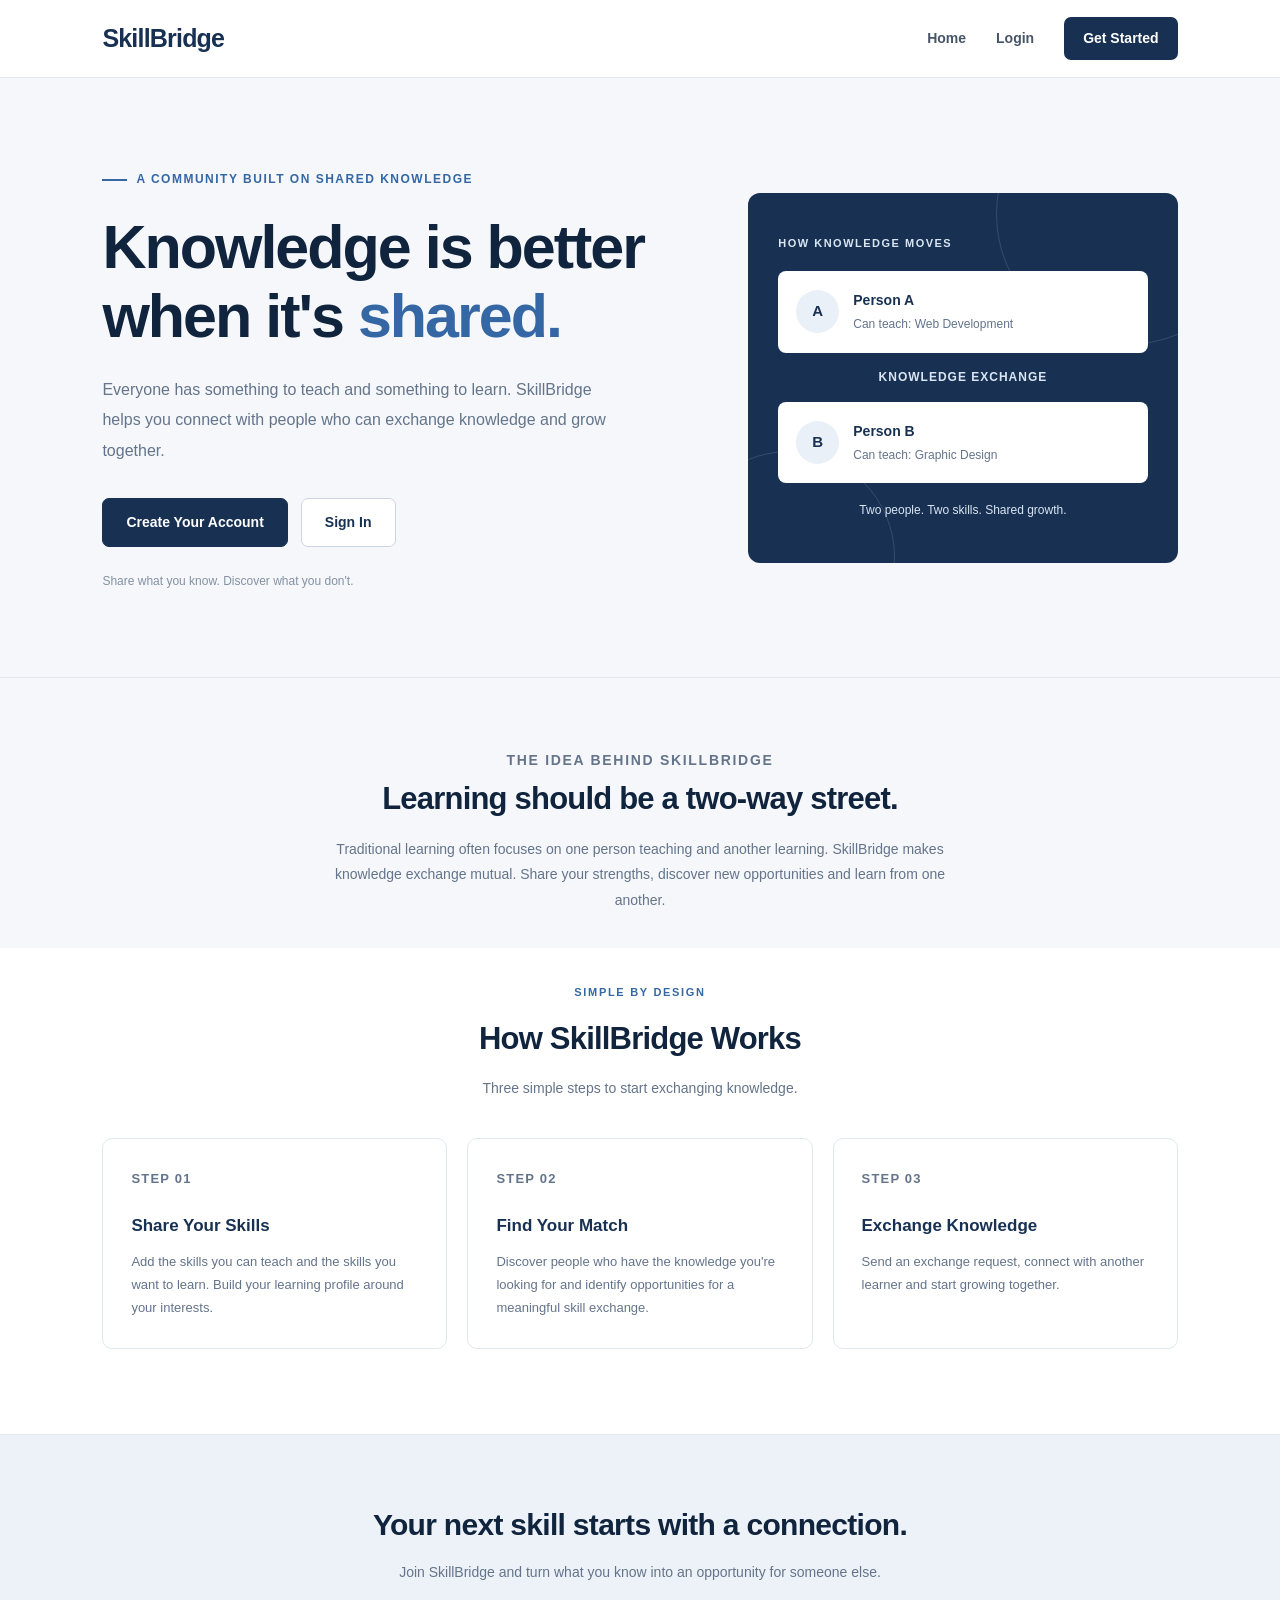
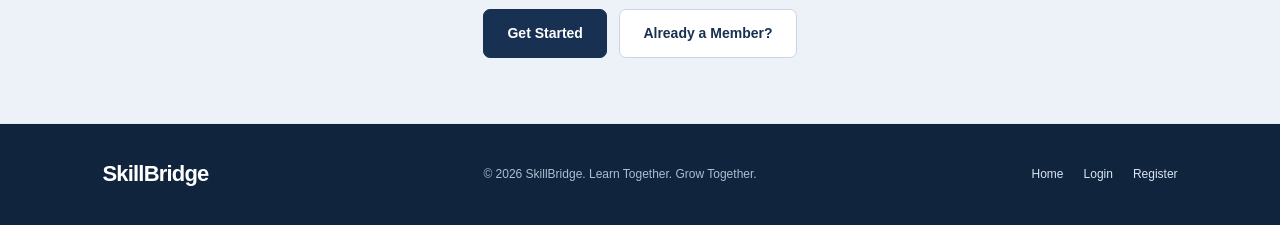
<file: target/skillbridge/index.html>
<!DOCTYPE html>
<html lang="en">

<head>
    <meta charset="UTF-8">
    <meta name="viewport" content="width=device-width, initial-scale=1.0">

    <meta name="description"
          content="SkillBridge connects people who want to exchange knowledge, teach skills and learn from one another.">

    <title>SkillBridge | Knowledge Goes Both Ways</title>

    <link rel="stylesheet" href="css/style.css">

    <style>
        /* =====================================
           HOMEPAGE — PROFESSIONAL LAYOUT
        ===================================== */

        .home-hero {
            padding: 85px 8%;
            background: #f5f7fa;
            border-bottom: 1px solid #e2e8f0;
        }

        .home-hero-inner {
            max-width: 1200px;
            margin: auto;
            display: grid;
            grid-template-columns: 1.15fr 0.85fr;
            align-items: center;
            gap: 65px;
        }

        .home-hero-content {
            max-width: 650px;
        }

        .home-eyebrow {
            display: inline-flex;
            align-items: center;
            gap: 9px;
            color: #3567a5;
            font-size: 12px;
            font-weight: 700;
            letter-spacing: 1.5px;
            text-transform: uppercase;
            margin-bottom: 23px;
        }

        .home-eyebrow::before {
            content: "";
            width: 25px;
            height: 2px;
            background: #3567a5;
        }

        .home-hero h1 {
            color: #10243e;
            font-size: clamp(39px, 5vw, 61px);
            line-height: 1.13;
            letter-spacing: -2px;
            font-weight: 750;
            margin-bottom: 24px;
        }

        .home-hero h1 span {
            color: #3567a5;
        }

        .home-hero-description {
            max-width: 530px;
            color: #64748b;
            font-size: 16px;
            line-height: 1.9;
        }

        .home-hero-actions {
            display: flex;
            flex-wrap: wrap;
            gap: 13px;
            margin-top: 32px;
        }

        .home-hero-note {
            margin-top: 25px;
            color: #8491a2;
            font-size: 12px;
        }

        /* Hero visual */

        .home-visual {
            position: relative;
            min-height: 370px;
            background: #183153;
            border-radius: 12px;
            padding: 30px;
            display: flex;
            align-items: center;
            justify-content: center;
            overflow: hidden;
        }

        .home-visual::before {
            content: "";
            position: absolute;
            width: 260px;
            height: 260px;
            border: 1px solid rgba(255,255,255,0.13);
            border-radius: 50%;
            top: -110px;
            right: -80px;
        }

        .home-visual::after {
            content: "";
            position: absolute;
            width: 210px;
            height: 210px;
            border: 1px solid rgba(255,255,255,0.13);
            border-radius: 50%;
            bottom: -100px;
            left: -65px;
        }

        .exchange-panel {
            position: relative;
            z-index: 1;
            width: 100%;
            max-width: 370px;
        }

        .exchange-panel-heading {
            color: #d9e5f2;
            font-size: 11px;
            letter-spacing: 1.5px;
            font-weight: 700;
            text-transform: uppercase;
            margin-bottom: 19px;
        }

        .exchange-person {
            background: #ffffff;
            padding: 18px;
            border-radius: 8px;
            display: flex;
            align-items: center;
            gap: 14px;
            margin-bottom: 12px;
        }

        .exchange-avatar {
            width: 43px;
            height: 43px;
            flex-shrink: 0;
            background: #eaf0f7;
            color: #183153;
            display: flex;
            align-items: center;
            justify-content: center;
            border-radius: 50%;
            font-size: 15px;
            font-weight: 750;
        }

        .exchange-person h3 {
            color: #183153;
            font-size: 14px;
            margin-bottom: 3px;
        }

        .exchange-person p {
            color: #64748b;
            font-size: 12px;
        }

        .exchange-divider {
            text-align: center;
            color: #d9e5f2;
            font-size: 12px;
            font-weight: 650;
            letter-spacing: 1px;
            padding: 3px 0 14px;
        }

        .exchange-footer {
            color: #d9e5f2;
            font-size: 12px;
            text-align: center;
            margin-top: 18px;
        }

        /* Introduction */

        .home-intro {
            max-width: 1200px;
            margin: auto;
            padding: 70px 8% 35px;
            text-align: center;
        }

        .home-section-label {
            color: #3567a5;
            font-size: 11px;
            font-weight: 750;
            letter-spacing: 1.7px;
            text-transform: uppercase;
            margin-bottom: 12px;
        }

        .home-intro h2,
        .home-process h2 {
            color: #10243e;
            font-size: 31px;
            letter-spacing: -0.8px;
            margin-bottom: 13px;
        }

        .home-intro p {
            max-width: 620px;
            margin: auto;
            color: #64748b;
            font-size: 14px;
            line-height: 1.8;
        }

        /* Process section */

        .home-process {
            padding: 35px 8% 85px;
            background: #ffffff;
        }

        .home-process-inner {
            max-width: 1200px;
            margin: auto;
        }

        .home-process-heading {
            text-align: center;
            margin-bottom: 38px;
        }

        .home-process-heading > p:last-child {
            color: #64748b;
            font-size: 14px;
        }

        .home-steps {
            display: grid;
            grid-template-columns: repeat(3, minmax(0, 1fr));
            gap: 20px;
        }

        .home-step {
            padding: 28px;
            background: #ffffff;
            border: 1px solid #e2e8f0;
            border-radius: 10px;
            transition: border-color 0.2s, transform 0.2s;
        }

        .home-step:hover {
            border-color: #b9c9dc;
            transform: translateY(-3px);
        }

        .home-step-number {
            color: #3567a5;
            font-size: 12px;
            font-weight: 750;
            letter-spacing: 1.2px;
            margin-bottom: 21px;
        }

        .home-step h3 {
            color: #183153;
            font-size: 17px;
            margin-bottom: 10px;
        }

        .home-step p {
            color: #64748b;
            font-size: 13px;
            line-height: 1.8;
        }

        /* Bottom CTA */

        .home-cta {
            padding: 65px 8%;
            background: #edf2f8;
            text-align: center;
            border-top: 1px solid #e2e8f0;
        }

        .home-cta h2 {
            color: #10243e;
            font-size: 30px;
            letter-spacing: -0.7px;
            margin-bottom: 12px;
        }

        .home-cta p {
            color: #64748b;
            font-size: 14px;
            margin-bottom: 25px;
        }

        .home-cta .button {
            margin: 0 4px;
        }

        /* Footer */

        .home-footer {
            background: #10243e;
            color: #d9e5f2;
            padding: 32px 8%;
        }

        .home-footer-inner {
            max-width: 1200px;
            margin: auto;
            display: flex;
            justify-content: space-between;
            align-items: center;
            gap: 20px;
        }

        .home-footer .logo {
            color: #ffffff;
            font-size: 22px;
        }

        .home-footer p {
            color: #aebdd0;
            font-size: 12px;
        }

        .home-footer-links {
            display: flex;
            gap: 20px;
        }

        .home-footer-links a {
            color: #d9e5f2;
            text-decoration: none;
            font-size: 12px;
        }

        .home-footer-links a:hover {
            color: #ffffff;
        }

        /* Responsive homepage */

        @media (max-width: 850px) {

            .home-hero {
                padding: 65px 6%;
            }

            .home-hero-inner {
                grid-template-columns: 1fr;
                gap: 38px;
            }

            .home-visual {
                min-height: 330px;
            }

            .home-steps {
                grid-template-columns: 1fr;
            }

            .home-intro,
            .home-process {
                padding-left: 6%;
                padding-right: 6%;
            }
        }

        @media (max-width: 550px) {

            .home-hero {
                padding: 55px 5%;
            }

            .home-hero h1 {
                font-size: 39px;
                letter-spacing: -1.3px;
            }

            .home-hero-description {
                font-size: 14px;
            }

            .home-visual {
                min-height: 310px;
                padding: 20px;
            }

            .home-intro h2,
            .home-process h2,
            .home-cta h2 {
                font-size: 25px;
            }

            .home-cta {
                padding: 50px 5%;
            }

            .home-footer-inner {
                flex-direction: column;
                text-align: center;
            }

            .home-footer-links {
                justify-content: center;
            }
        }
    </style>
</head>

<body>

    <!-- NAVIGATION -->

    <header class="navbar">

        <a href="index.html" class="logo">
            SkillBridge
        </a>

        <nav>
            <a href="index.html">Home</a>
            <a href="login.html">Login</a>
            <a href="register.html" class="nav-button">
                Get Started
            </a>
        </nav>

    </header>


    <main>

        <!-- HERO SECTION -->

        <section class="home-hero">

            <div class="home-hero-inner">

                <div class="home-hero-content">

                    <p class="home-eyebrow">
                        A community built on shared knowledge
                    </p>

                    <h1>
                        Knowledge is better when it's
                        <span>shared.</span>
                    </h1>

                    <p class="home-hero-description">
                        Everyone has something to teach and something
                        to learn. SkillBridge helps you connect with
                        people who can exchange knowledge and grow
                        together.
                    </p>

                    <div class="home-hero-actions">

                        <a href="register.html"
                           class="button primary-button">
                            Create Your Account
                        </a>

                        <a href="login.html"
                           class="button secondary-button">
                            Sign In
                        </a>

                    </div>

                    <p class="home-hero-note">
                        Share what you know. Discover what you don't.
                    </p>

                </div>


                <!-- VISUAL EXAMPLE OF SKILL EXCHANGE -->

                <div class="home-visual">

                    <div class="exchange-panel">

                        <p class="exchange-panel-heading">
                            How knowledge moves
                        </p>

                        <div class="exchange-person">

                            <div class="exchange-avatar">
                                A
                            </div>

                            <div>
                                <h3>Person A</h3>
                                <p>Can teach: Web Development</p>
                            </div>

                        </div>

                        <div class="exchange-divider">
                            KNOWLEDGE EXCHANGE
                        </div>

                        <div class="exchange-person">

                            <div class="exchange-avatar">
                                B
                            </div>

                            <div>
                                <h3>Person B</h3>
                                <p>Can teach: Graphic Design</p>
                            </div>

                        </div>

                        <p class="exchange-footer">
                            Two people. Two skills. Shared growth.
                        </p>

                    </div>

                </div>

            </div>

        </section>


        <!-- INTRODUCTION -->

        <section class="home-intro">

            <p class="home-section-label">
                The idea behind SkillBridge
            </p>

            <h2>
                Learning should be a two-way street.
            </h2>

            <p>
                Traditional learning often focuses on one person
                teaching and another learning. SkillBridge makes
                knowledge exchange mutual. Share your strengths,
                discover new opportunities and learn from one another.
            </p>

        </section>


        <!-- HOW IT WORKS -->

        <section class="home-process">

            <div class="home-process-inner">

                <div class="home-process-heading">

                    <p class="home-section-label">
                        Simple by design
                    </p>

                    <h2>
                        How SkillBridge Works
                    </h2>

                    <p>
                        Three simple steps to start exchanging knowledge.
                    </p>

                </div>


                <div class="home-steps">

                    <article class="home-step">

                        <p class="home-step-number">
                            STEP 01
                        </p>

                        <h3>Share Your Skills</h3>

                        <p>
                            Add the skills you can teach and the skills
                            you want to learn. Build your learning
                            profile around your interests.
                        </p>

                    </article>


                    <article class="home-step">

                        <p class="home-step-number">
                            STEP 02
                        </p>

                        <h3>Find Your Match</h3>

                        <p>
                            Discover people who have the knowledge
                            you're looking for and identify opportunities
                            for a meaningful skill exchange.
                        </p>

                    </article>


                    <article class="home-step">

                        <p class="home-step-number">
                            STEP 03
                        </p>

                        <h3>Exchange Knowledge</h3>

                        <p>
                            Send an exchange request, connect with
                            another learner and start growing together.
                        </p>

                    </article>

                </div>

            </div>

        </section>


        <!-- CALL TO ACTION -->

        <section class="home-cta">

            <h2>
                Your next skill starts with a connection.
            </h2>

            <p>
                Join SkillBridge and turn what you know into
                an opportunity for someone else.
            </p>

            <a href="register.html"
               class="button primary-button">
                Get Started
            </a>

            <a href="login.html"
               class="button secondary-button">
                Already a Member?
            </a>

        </section>

    </main>


    <!-- FOOTER -->

    <footer class="home-footer">

        <div class="home-footer-inner">

            <a href="index.html" class="logo">
                SkillBridge
            </a>

            <p>
                &copy; 2026 SkillBridge. Learn Together. Grow Together.
            </p>

            <div class="home-footer-links">
                <a href="index.html">Home</a>
                <a href="login.html">Login</a>
                <a href="register.html">Register</a>
            </div>

        </div>

    </footer>

</body>
</html>
</file>
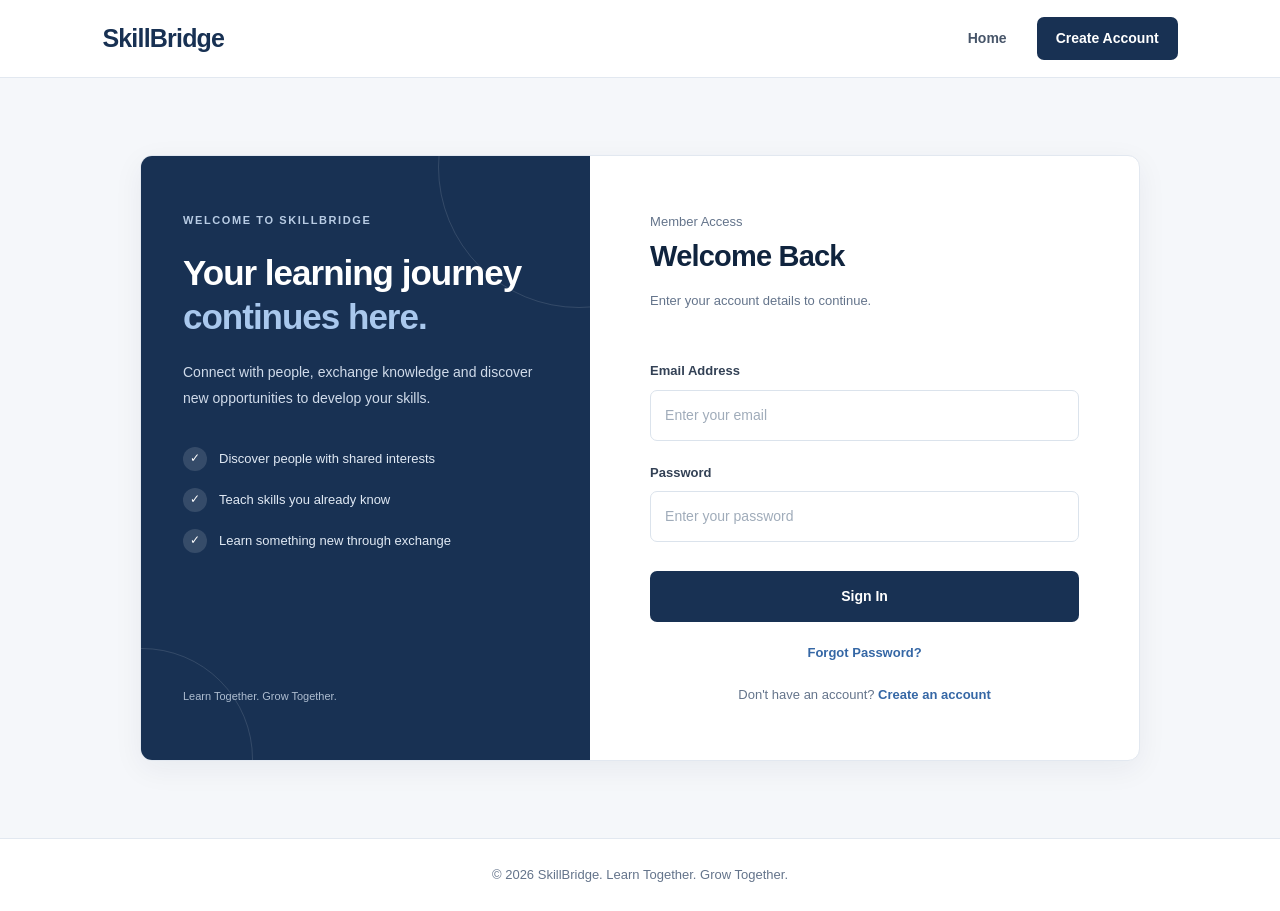
<file: target/skillbridge/login.html>
<!DOCTYPE html>
<html lang="en">

<head>
    <meta charset="UTF-8">
    <meta name="viewport" content="width=device-width, initial-scale=1.0">

    <title>Login | SkillBridge</title>

    <link rel="stylesheet" href="css/style.css">

    <style>
        .login-page {
            min-height: calc(100vh - 140px);
            display: flex;
            align-items: center;
            justify-content: center;
            padding: 55px 6%;
            background: #f5f7fa;
        }

        .login-layout {
            width: 100%;
            max-width: 1000px;
            min-height: 540px;
            display: grid;
            grid-template-columns: 0.9fr 1.1fr;
            background: #ffffff;
            border: 1px solid #e2e8f0;
            border-radius: 12px;
            overflow: hidden;
            box-shadow: 0 8px 30px rgba(15, 35, 60, 0.06);
        }

        /* LEFT PANEL */

        .login-info {
            background: #183153;
            color: #ffffff;
            padding: 55px 42px;
            display: flex;
            flex-direction: column;
            justify-content: space-between;
            position: relative;
            overflow: hidden;
        }

        .login-info::before {
            content: "";
            position: absolute;
            width: 280px;
            height: 280px;
            border: 1px solid rgba(255,255,255,0.12);
            border-radius: 50%;
            top: -130px;
            right: -130px;
        }

        .login-info::after {
            content: "";
            position: absolute;
            width: 220px;
            height: 220px;
            border: 1px solid rgba(255,255,255,0.12);
            border-radius: 50%;
            bottom: -110px;
            left: -110px;
        }

        .login-info-content {
            position: relative;
            z-index: 1;
        }

        .login-info-label {
            color: #b8cce4;
            font-size: 11px;
            font-weight: 700;
            letter-spacing: 1.6px;
            text-transform: uppercase;
            margin-bottom: 22px;
        }

        .login-info h1 {
            font-size: 35px;
            line-height: 1.25;
            letter-spacing: -1px;
            margin-bottom: 20px;
        }

        .login-info h1 span {
            color: #a9c8ed;
        }

        .login-info-description {
            color: #d0dbea;
            font-size: 14px;
            line-height: 1.9;
        }

        .login-benefits {
            margin-top: 35px;
        }

        .login-benefit {
            display: flex;
            align-items: center;
            gap: 12px;
            margin-bottom: 17px;
            color: #e0e9f4;
            font-size: 13px;
        }

        .login-check {
            width: 24px;
            height: 24px;
            display: flex;
            align-items: center;
            justify-content: center;
            border-radius: 50%;
            background: rgba(255,255,255,0.13);
            color: #ffffff;
            font-size: 12px;
            flex-shrink: 0;
        }

        .login-info-footer {
            position: relative;
            z-index: 1;
            color: #aebdd0;
            font-size: 11px;
            margin-top: 35px;
        }

        /* RIGHT PANEL */

        .login-form-panel {
            padding: 55px 60px;
            display: flex;
            flex-direction: column;
            justify-content: center;
        }

        .login-form-heading {
            margin-bottom: 30px;
        }

        .login-form-heading h2 {
            color: #10243e;
            font-size: 29px;
            letter-spacing: -0.8px;
            margin-bottom: 9px;
        }

        .login-form-heading p {
            color: #64748b;
            font-size: 13px;
            line-height: 1.7;
        }

        .login-form-panel .form-group {
            margin-bottom: 21px;
        }

        .login-form-panel label {
            display: block;
            color: #334155;
            font-size: 13px;
            font-weight: 650;
            margin-bottom: 8px;
        }

        .login-form-panel input {
            width: 100%;
            box-sizing: border-box;
            padding: 13px 14px;
            border: 1px solid #dbe3ec;
            border-radius: 7px;
            background: #ffffff;
            color: #172638;
            font-size: 14px;
            outline: none;
            transition: border-color 0.2s, box-shadow 0.2s;
        }

        .login-form-panel input:focus {
            border-color: #3567a5;
            box-shadow: 0 0 0 3px rgba(53, 103, 165, 0.10);
        }

        .login-form-panel input::placeholder {
            color: #a0acba;
        }

        .login-form-panel .form-submit {
            width: 100%;
            margin-top: 8px;
            padding: 14px;
            font-size: 14px;
            cursor: pointer;
        }

        .login-form-panel .form-submit:disabled {
            opacity: 0.6;
            cursor: not-allowed;
        }

        .login-form-panel .form-footer {
            text-align: center;
            margin-top: 20px;
            font-size: 13px;
            color: #64748b;
        }

        .login-form-panel .form-footer a {
            color: #3567a5;
            font-weight: 650;
            text-decoration: none;
        }

        .login-form-panel .form-footer a:hover {
            text-decoration: underline;
        }

        #login-message {
            font-size: 13px;
            line-height: 1.7;
            margin-bottom: 18px;
        }

        #lockout-countdown {
            margin-top: 8px;
            color: #c24141;
        }

        /* RESPONSIVE */

        @media (max-width: 750px) {

            .login-layout {
                max-width: 520px;
                grid-template-columns: 1fr;
            }

            .login-info {
                padding: 35px 35px;
            }

            .login-info h1 {
                font-size: 29px;
            }

            .login-benefits {
                margin-top: 25px;
            }

            .login-info-footer {
                margin-top: 15px;
            }

            .login-form-panel {
                padding: 40px 35px;
            }
        }

        @media (max-width: 480px) {

            .login-page {
                padding: 30px 5%;
            }

            .login-info {
                padding: 30px 25px;
            }

            .login-form-panel {
                padding: 32px 25px;
            }

            .login-form-heading h2 {
                font-size: 25px;
            }
        }
    </style>

</head>

<body>

    <!-- NAVIGATION -->

    <header class="navbar">

        <a href="index.html" class="logo">SkillBridge</a>

        <nav>
            <a href="index.html">Home</a>

            <a href="register.html" class="nav-button">
                Create Account
            </a>
        </nav>

    </header>


    <!-- LOGIN PAGE -->

    <main class="login-page">

        <div class="login-layout">

            <!-- LEFT INFORMATION PANEL -->

            <section class="login-info">

                <div class="login-info-content">

                    <p class="login-info-label">
                        Welcome to SkillBridge
                    </p>

                    <h1>
                        Your learning journey
                        <span>continues here.</span>
                    </h1>

                    <p class="login-info-description">
                        Connect with people, exchange knowledge
                        and discover new opportunities to develop
                        your skills.
                    </p>

                    <div class="login-benefits">

                        <div class="login-benefit">
                            <span class="login-check">✓</span>
                            <span>Discover people with shared interests</span>
                        </div>

                        <div class="login-benefit">
                            <span class="login-check">✓</span>
                            <span>Teach skills you already know</span>
                        </div>

                        <div class="login-benefit">
                            <span class="login-check">✓</span>
                            <span>Learn something new through exchange</span>
                        </div>

                    </div>

                </div>

                <p class="login-info-footer">
                    Learn Together. Grow Together.
                </p>

            </section>


            <!-- RIGHT LOGIN FORM -->

            <section class="login-form-panel">

                <div class="login-form-heading">

                    <p class="home-section-label">
                        Member Access
                    </p>

                    <h2>Welcome Back</h2>

                    <p>
                        Enter your account details to continue.
                    </p>

                </div>


                <p
                    id="login-message"
                    class="error-message"
                    role="alert"
                    aria-live="polite">
                </p>


                <form action="login" method="post" id="login-form">

                    <div class="form-group">

                        <label for="email">
                            Email Address
                        </label>

                        <input
                            type="email"
                            id="email"
                            name="email"
                            placeholder="Enter your email"
                            maxlength="254"
                            autocomplete="email"
                            required>

                    </div>


                    <div class="form-group">

                        <label for="password">
                            Password
                        </label>

                        <input
                            type="password"
                            id="password"
                            name="password"
                            placeholder="Enter your password"
                            autocomplete="current-password"
                            required>

                    </div>


                    <button
                        type="submit"
                        class="button primary-button form-submit"
                        id="login-button">

                        Sign In

                    </button>

                </form>


                <p class="form-footer">
                    <a href="forgot-password">
                        Forgot Password?
                    </a>
                </p>


                <p class="form-footer">
                    Don't have an account?

                    <a href="register.html">
                        Create an account
                    </a>
                </p>

            </section>

        </div>

    </main>


    <!-- FOOTER -->

    <footer>

        <p>
            &copy; 2026 SkillBridge. Learn Together. Grow Together.
        </p>

    </footer>


    <!-- EXISTING LOGIN FUNCTIONALITY -->

    <script>

        const params = new URLSearchParams(
            window.location.search
        );

        const message = document.getElementById(
            "login-message"
        );

        const loginForm = document.getElementById(
            "login-form"
        );

        const loginButton = document.getElementById(
            "login-button"
        );

        function showError(text) {

            message.textContent = text;

            message.classList.remove("success-message");
            message.classList.add("error-message");

        }

        function showSuccess(text) {

            message.textContent = text;

            message.classList.remove("error-message");
            message.classList.add("success-message");

        }


        // Invalid email or password

        if (params.get("error") === "invalid") {

            showError(
                "Invalid email or password. Please try again."
            );

            const remaining = params.get("remaining");

            if (remaining !== null) {

                const attempts = Number(remaining);

                if (Number.isInteger(attempts)
                        && attempts >= 1 && attempts <= 4) {

                    message.textContent +=
                        " You have " + attempts
                        + " attempt(s) remaining before temporary lockout.";
                }
            }

        }


        // Empty fields

        else if (params.get("error") === "empty") {

            showError(
                "Please enter your email and password."
            );

        }


        // Temporary account lockout

        else if (params.get("error") === "locked") {

            showError(
                "Too many failed login attempts. Please wait before trying again."
            );

            const until = Number(params.get("until"));

            if (Number.isFinite(until) && until > Date.now()) {

                const countdown = document.createElement("p");

                countdown.id = "lockout-countdown";
                countdown.setAttribute("role", "timer");
                countdown.style.fontWeight = "bold";

                message.appendChild(countdown);

                loginButton.disabled = true;

                let timer;

                function updateCountdown() {

                    const difference = until - Date.now();

                    if (difference <= 0) {

                        countdown.textContent =
                            "Lockout period has ended. You can try logging in again.";

                        loginButton.disabled = false;

                        clearInterval(timer);

                        return;
                    }

                    const totalSeconds =
                        Math.ceil(difference / 1000);

                    const minutes =
                        Math.floor(totalSeconds / 60);

                    const seconds =
                        totalSeconds % 60;

                    countdown.textContent =
                        "Time remaining: "
                        + minutes + "m "
                        + seconds + "s";

                }

                updateCountdown();

                timer = setInterval(
                    updateCountdown,
                    1000
                );

            }

        }


        // Registration success

        if (params.get("registered") === "true") {

            showSuccess(
                "Registration successful! Please log in."
            );

        }


        // Password reset success

        else if (params.get("reset") === "success") {

            showSuccess(
                "Password reset successful! Please log in with your new password."
            );

        }

    </script>

</body>

</html>
</file>
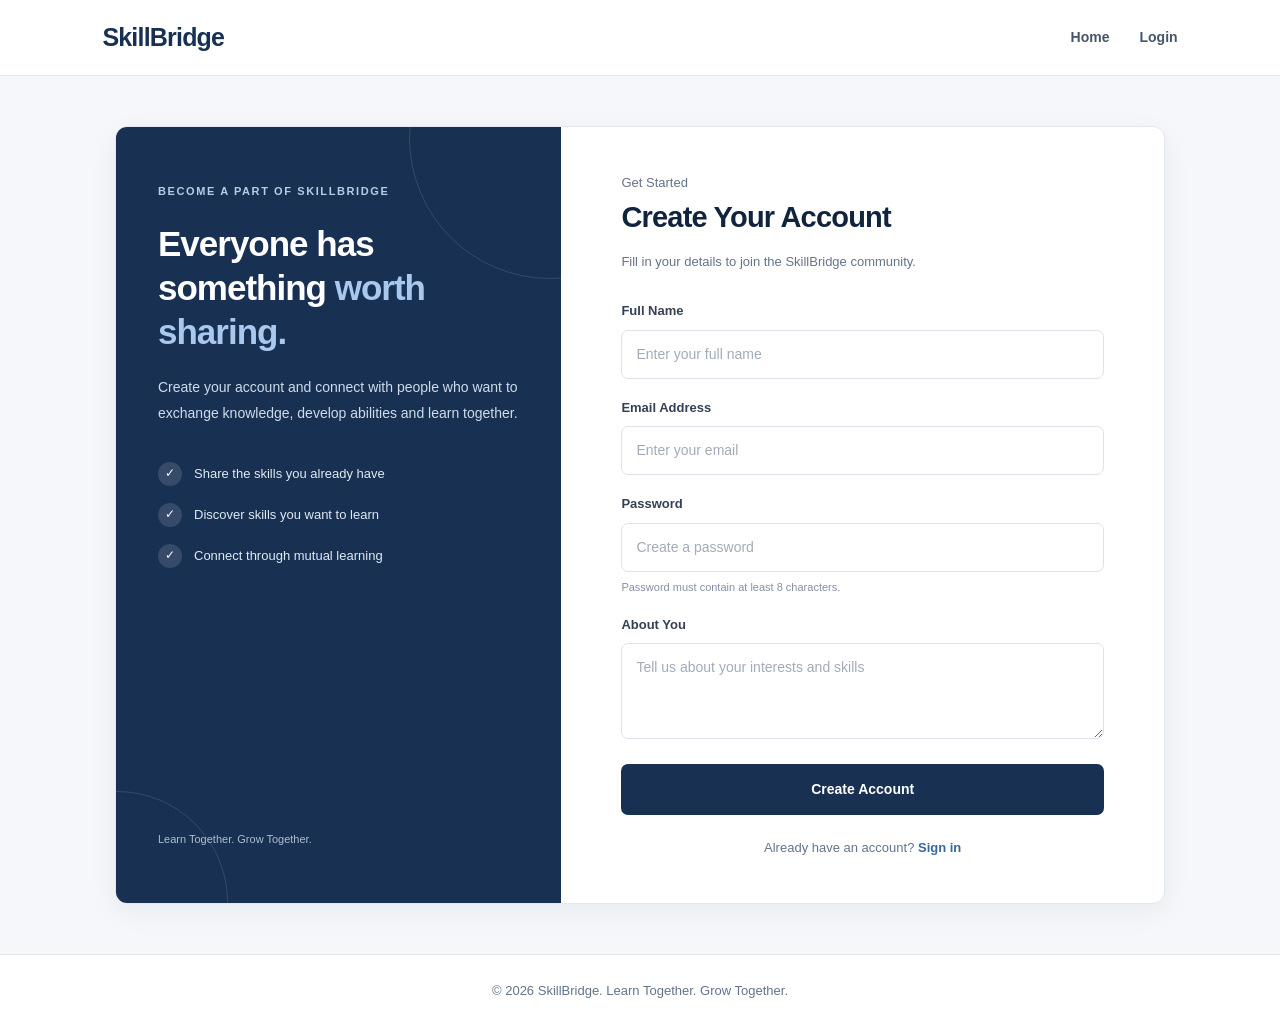
<file: target/skillbridge/register.html>
<!DOCTYPE html>
<html lang="en">

<head>
    <meta charset="UTF-8">
    <meta name="viewport" content="width=device-width, initial-scale=1.0">

    <title>Create Account | SkillBridge</title>

    <link rel="stylesheet" href="css/style.css">

    <style>

        .register-page {
            min-height: calc(100vh - 140px);
            display: flex;
            align-items: center;
            justify-content: center;
            padding: 50px 6%;
            background: #f5f7fa;
        }

        .register-layout {
            width: 100%;
            max-width: 1050px;
            display: grid;
            grid-template-columns: 0.85fr 1.15fr;
            background: #ffffff;
            border: 1px solid #e2e8f0;
            border-radius: 12px;
            overflow: hidden;
            box-shadow: 0 8px 30px rgba(15, 35, 60, 0.06);
        }

        /* LEFT PANEL */

        .register-info {
            background: #183153;
            color: #ffffff;
            padding: 55px 42px;
            display: flex;
            flex-direction: column;
            justify-content: space-between;
            position: relative;
            overflow: hidden;
        }

        .register-info::before {
            content: "";
            position: absolute;
            width: 280px;
            height: 280px;
            border: 1px solid rgba(255,255,255,0.12);
            border-radius: 50%;
            top: -130px;
            right: -130px;
        }

        .register-info::after {
            content: "";
            position: absolute;
            width: 220px;
            height: 220px;
            border: 1px solid rgba(255,255,255,0.12);
            border-radius: 50%;
            bottom: -110px;
            left: -110px;
        }

        .register-info-content {
            position: relative;
            z-index: 1;
        }

        .register-info-label {
            color: #b8cce4;
            font-size: 11px;
            font-weight: 700;
            letter-spacing: 1.6px;
            text-transform: uppercase;
            margin-bottom: 22px;
        }

        .register-info h1 {
            font-size: 35px;
            line-height: 1.25;
            letter-spacing: -1px;
            margin-bottom: 20px;
        }

        .register-info h1 span {
            color: #a9c8ed;
        }

        .register-info-description {
            color: #d0dbea;
            font-size: 14px;
            line-height: 1.9;
        }

        .register-benefits {
            margin-top: 35px;
        }

        .register-benefit {
            display: flex;
            align-items: center;
            gap: 12px;
            margin-bottom: 17px;
            color: #e0e9f4;
            font-size: 13px;
        }

        .register-check {
            width: 24px;
            height: 24px;
            display: flex;
            align-items: center;
            justify-content: center;
            border-radius: 50%;
            background: rgba(255,255,255,0.13);
            color: #ffffff;
            font-size: 12px;
            flex-shrink: 0;
        }

        .register-info-footer {
            position: relative;
            z-index: 1;
            color: #aebdd0;
            font-size: 11px;
            margin-top: 35px;
        }

        /* RIGHT FORM PANEL */

        .register-form-panel {
            padding: 45px 60px;
            display: flex;
            flex-direction: column;
            justify-content: center;
        }

        .register-form-heading {
            margin-bottom: 27px;
        }

        .register-form-heading h2 {
            color: #10243e;
            font-size: 29px;
            letter-spacing: -0.8px;
            margin-bottom: 9px;
        }

        .register-form-heading p {
            color: #64748b;
            font-size: 13px;
            line-height: 1.7;
        }

        .register-form-panel .form-group {
            margin-bottom: 18px;
        }

        .register-form-panel label {
            display: block;
            color: #334155;
            font-size: 13px;
            font-weight: 650;
            margin-bottom: 8px;
        }

        .register-form-panel input,
        .register-form-panel textarea {
            width: 100%;
            box-sizing: border-box;
            padding: 12px 14px;
            border: 1px solid #dbe3ec;
            border-radius: 7px;
            background: #ffffff;
            color: #172638;
            font-size: 14px;
            font-family: inherit;
            outline: none;
            transition: border-color 0.2s, box-shadow 0.2s;
        }

        .register-form-panel input:focus,
        .register-form-panel textarea:focus {
            border-color: #3567a5;
            box-shadow: 0 0 0 3px rgba(53, 103, 165, 0.10);
        }

        .register-form-panel input::placeholder,
        .register-form-panel textarea::placeholder {
            color: #a0acba;
        }

        .register-form-panel textarea {
            resize: vertical;
            min-height: 85px;
        }

        .register-form-panel .form-submit {
            width: 100%;
            margin-top: 7px;
            padding: 14px;
            font-size: 14px;
            cursor: pointer;
        }

        .register-form-panel .form-footer {
            text-align: center;
            margin-top: 22px;
            font-size: 13px;
            color: #64748b;
        }

        .register-form-panel .form-footer a {
            color: #3567a5;
            font-weight: 650;
            text-decoration: none;
        }

        .register-form-panel .form-footer a:hover {
            text-decoration: underline;
        }

        .register-password-note {
            display: block;
            color: #8491a2;
            font-size: 11px;
            margin-top: 6px;
        }

        /* RESPONSIVE */

        @media (max-width: 800px) {

            .register-layout {
                max-width: 560px;
                grid-template-columns: 1fr;
            }

            .register-info {
                padding: 35px;
            }

            .register-info h1 {
                font-size: 29px;
            }

            .register-benefits {
                margin-top: 25px;
            }

            .register-info-footer {
                margin-top: 15px;
            }

            .register-form-panel {
                padding: 40px 35px;
            }
        }

        @media (max-width: 480px) {

            .register-page {
                padding: 30px 5%;
            }

            .register-info {
                padding: 30px 25px;
            }

            .register-form-panel {
                padding: 32px 25px;
            }

            .register-form-heading h2 {
                font-size: 25px;
            }
        }

    </style>

</head>

<body>

    <!-- NAVIGATION -->

    <header class="navbar">

        <a href="index.html" class="logo">
            SkillBridge
        </a>

        <nav>
            <a href="index.html">Home</a>

            <a href="login.html">
                Login
            </a>
        </nav>

    </header>


    <!-- REGISTRATION PAGE -->

    <main class="register-page">

        <div class="register-layout">

            <!-- LEFT INFORMATION PANEL -->

            <section class="register-info">

                <div class="register-info-content">

                    <p class="register-info-label">
                        Become a part of SkillBridge
                    </p>

                    <h1>
                        Everyone has something
                        <span>worth sharing.</span>
                    </h1>

                    <p class="register-info-description">
                        Create your account and connect with people
                        who want to exchange knowledge, develop
                        abilities and learn together.
                    </p>

                    <div class="register-benefits">

                        <div class="register-benefit">
                            <span class="register-check">✓</span>
                            <span>Share the skills you already have</span>
                        </div>

                        <div class="register-benefit">
                            <span class="register-check">✓</span>
                            <span>Discover skills you want to learn</span>
                        </div>

                        <div class="register-benefit">
                            <span class="register-check">✓</span>
                            <span>Connect through mutual learning</span>
                        </div>

                    </div>

                </div>

                <p class="register-info-footer">
                    Learn Together. Grow Together.
                </p>

            </section>


            <!-- RIGHT REGISTRATION FORM -->

            <section class="register-form-panel">

                <div class="register-form-heading">

                    <p class="home-section-label">
                        Get Started
                    </p>

                    <h2>Create Your Account</h2>

                    <p>
                        Fill in your details to join the SkillBridge community.
                    </p>

                </div>


                <form action="register" method="post">

                    <div class="form-group">

                        <label for="fullName">
                            Full Name
                        </label>

                        <input
                            type="text"
                            id="fullName"
                            name="fullName"
                            placeholder="Enter your full name"
                            maxlength="100"
                            autocomplete="name"
                            required>

                    </div>


                    <div class="form-group">

                        <label for="email">
                            Email Address
                        </label>

                        <input
                            type="email"
                            id="email"
                            name="email"
                            placeholder="Enter your email"
                            maxlength="254"
                            autocomplete="email"
                            required>

                    </div>


                    <div class="form-group">

                        <label for="password">
                            Password
                        </label>

                        <input
                            type="password"
                            id="password"
                            name="password"
                            placeholder="Create a password"
                            minlength="8"
                            autocomplete="new-password"
                            required>

                        <span class="register-password-note">
                            Password must contain at least 8 characters.
                        </span>

                    </div>


                    <div class="form-group">

                        <label for="bio">
                            About You
                        </label>

                        <textarea
                            id="bio"
                            name="bio"
                            rows="3"
                            maxlength="500"
                            placeholder="Tell us about your interests and skills"></textarea>

                    </div>


                    <button
                        type="submit"
                        class="button primary-button form-submit">

                        Create Account

                    </button>

                </form>


                <p class="form-footer">

                    Already have an account?

                    <a href="login.html">
                        Sign in
                    </a>

                </p>

            </section>

        </div>

    </main>


    <!-- FOOTER -->

    <footer>

        <p>
            &copy; 2026 SkillBridge. Learn Together. Grow Together.
        </p>

    </footer>

</body>

</html>
</file>
<file: target/skillbridge/css/style.css>
/* =====================================================
   SKILLBRIDGE — PROFESSIONAL DESIGN SYSTEM
===================================================== */

/* ---------- RESET & GLOBAL ---------- */

:root {
    --primary: #183153;
    --primary-dark: #10243e;
    --primary-light: #eaf0f7;

    --accent: #3567a5;
    --accent-hover: #285587;

    --background: #f5f7fa;
    --surface: #ffffff;

    --text: #172638;
    --text-secondary: #64748b;
    --muted: #94a3b8;

    --border: #e2e8f0;

    --success: #16845b;
    --success-bg: #eaf7f0;

    --danger: #c24141;
    --danger-bg: #fff0f0;

    --radius: 10px;
    --radius-large: 14px;

    --shadow:
        0 2px 10px rgba(15, 35, 60, 0.045);
}

* {
    margin: 0;
    padding: 0;
    box-sizing: border-box;
}

html {
    scroll-behavior: smooth;
}

body {
    font-family: "Inter", "Segoe UI", Arial, sans-serif;
    background: var(--background);
    color: var(--text);
    line-height: 1.65;
    -webkit-font-smoothing: antialiased;
}

a {
    color: inherit;
}

button,
input,
select,
textarea {
    font: inherit;
}

button {
    cursor: pointer;
}

::selection {
    background: #dce8f5;
    color: var(--primary-dark);
}


/* =====================================================
   NAVIGATION
===================================================== */

.navbar {
    display: flex;
    justify-content: space-between;
    align-items: center;
    padding: 17px 8%;
    background: var(--surface);
    border-bottom: 1px solid var(--border);
    position: sticky;
    top: 0;
    z-index: 100;
}

.logo {
    color: var(--primary);
    font-size: 25px;
    font-weight: 750;
    letter-spacing: -0.8px;
    text-decoration: none;
}

.navbar nav {
    display: flex;
    align-items: center;
    gap: 30px;
}

.navbar nav a {
    color: #475569;
    text-decoration: none;
    font-size: 14px;
    font-weight: 550;
    transition: color 0.2s;
}

.navbar nav a:hover {
    color: var(--accent);
}

.navbar nav .nav-button {
    padding: 10px 19px;
    background: var(--primary);
    color: white;
    border-radius: 7px;
    transition: background 0.2s;
}

.navbar nav .nav-button:hover {
    background: var(--primary-dark);
    color: white;
}


/* =====================================================
   HOMEPAGE HERO
===================================================== */

.hero {
    text-align: center;
    padding: 105px 20px 100px;
    background:
        linear-gradient(
            180deg,
            #edf2f8 0%,
            #f5f7fa 100%
        );
    border-bottom: 1px solid var(--border);
}

.tagline {
    display: inline-block;
    color: var(--accent);
    font-size: 12px;
    font-weight: 700;
    letter-spacing: 1.8px;
    margin-bottom: 22px;
    text-transform: uppercase;
}

.hero h1 {
    max-width: 850px;
    margin: 0 auto 22px;
    color: var(--primary-dark);
    font-size: clamp(36px, 5vw, 58px);
    line-height: 1.16;
    letter-spacing: -2px;
    font-weight: 750;
}

.hero h1 span {
    color: var(--accent);
}

.hero-description {
    max-width: 660px;
    margin: 0 auto;
    color: var(--text-secondary);
    font-size: 17px;
    line-height: 1.8;
}

.hero-buttons {
    display: flex;
    justify-content: center;
    align-items: center;
    gap: 14px;
    margin-top: 34px;
    flex-wrap: wrap;
}


/* =====================================================
   BUTTONS
===================================================== */

.button {
    display: inline-flex;
    align-items: center;
    justify-content: center;
    padding: 12px 23px;
    border-radius: 7px;
    text-decoration: none;
    font-size: 14px;
    font-weight: 650;
    transition:
        background 0.2s,
        border-color 0.2s,
        color 0.2s,
        transform 0.2s;
}

.primary-button {
    background: var(--primary);
    color: #ffffff;
    border: 1px solid var(--primary);
}

.primary-button:hover {
    background: var(--primary-dark);
    border-color: var(--primary-dark);
    transform: translateY(-1px);
}

.secondary-button {
    background: #ffffff;
    color: var(--primary);
    border: 1px solid #cbd5e1;
}

.secondary-button:hover {
    background: var(--primary-light);
    border-color: #b8c8da;
}


/* =====================================================
   FEATURES
===================================================== */

.features {
    padding: 75px 8%;
    text-align: center;
}

.features h2 {
    color: var(--primary-dark);
    font-size: 30px;
    letter-spacing: -0.6px;
    margin-bottom: 38px;
}

.feature-container {
    display: grid;
    grid-template-columns: repeat(3, minmax(0, 1fr));
    gap: 22px;
    max-width: 1200px;
    margin: auto;
}

.feature-card {
    padding: 30px 26px;
    background: var(--surface);
    border: 1px solid var(--border);
    border-radius: var(--radius-large);
    text-align: left;
    box-shadow: var(--shadow);
    transition: border-color 0.2s, transform 0.2s;
}

.feature-card:hover {
    border-color: #b9c9dc;
    transform: translateY(-3px);
}

.feature-icon {
    display: inline-flex;
    align-items: center;
    justify-content: center;
    width: 44px;
    height: 44px;
    border-radius: 9px;
    background: var(--primary-light);
    color: var(--primary);
    font-weight: 700;
    margin-bottom: 19px;
}

.feature-card h3 {
    color: var(--primary-dark);
    font-size: 18px;
    margin-bottom: 10px;
}

.feature-card p {
    color: var(--text-secondary);
    font-size: 14px;
    line-height: 1.75;
}


/* =====================================================
   FORM PAGES — LOGIN / REGISTER / PASSWORD RESET
===================================================== */

.form-page {
    min-height: 75vh;
    display: flex;
    align-items: center;
    justify-content: center;
    padding: 55px 20px;
    background: var(--background);
}

.form-card {
    width: 100%;
    max-width: 465px;
    padding: 38px;
    background: var(--surface);
    border: 1px solid var(--border);
    border-radius: var(--radius-large);
    box-shadow: 0 8px 28px rgba(15, 35, 60, 0.055);
}

.form-card h1 {
    color: var(--primary-dark);
    font-size: 27px;
    letter-spacing: -0.7px;
    margin-bottom: 8px;
}

.form-description {
    color: var(--text-secondary);
    font-size: 14px;
    margin-bottom: 27px;
}

.form-group {
    margin-bottom: 19px;
}

.form-group label {
    display: block;
    color: #334155;
    font-size: 13px;
    font-weight: 650;
    margin-bottom: 7px;
}

.form-group input,
.form-group textarea {
    display: block;
    width: 100%;
    padding: 12px 13px;
    background: #ffffff;
    border: 1px solid #cbd5e1;
    border-radius: 7px;
    color: var(--text);
    font-family: inherit;
    font-size: 14px;
    outline: none;
    transition: border-color 0.2s, box-shadow 0.2s;
}

.form-group input::placeholder,
.form-group textarea::placeholder {
    color: #a0acba;
}

.form-group input:focus,
.form-group textarea:focus {
    border-color: var(--accent);
    box-shadow: 0 0 0 3px rgba(53, 103, 165, 0.11);
}

.form-group textarea {
    resize: vertical;
}

.form-submit {
    width: 100%;
    border: none;
    font-size: 14px;
    cursor: pointer;
}

.form-footer {
    text-align: center;
    margin-top: 23px;
    font-size: 13px;
    color: var(--text-secondary);
}

.form-footer a {
    color: var(--accent);
    text-decoration: none;
    font-weight: 650;
}

.form-footer a:hover {
    text-decoration: underline;
}


/* =====================================================
   STATUS MESSAGES
===================================================== */

.error-message {
    color: var(--danger);
    font-size: 13px;
    margin-bottom: 13px;
    font-weight: 550;
}

.success-message {
    color: var(--success);
    font-size: 13px;
    margin-bottom: 13px;
    font-weight: 550;
}


/* =====================================================
   FOOTER
===================================================== */

footer {
    padding: 25px;
    text-align: center;
    background: #ffffff;
    border-top: 1px solid var(--border);
    color: var(--text-secondary);
    font-size: 13px;
}


/* =====================================================
   DASHBOARD
===================================================== */

.dashboard-body {
    min-height: 100vh;
    background: var(--background);
    color: var(--text);
}

.dashboard-container {
    width: 90%;
    max-width: 1200px;
    margin: 38px auto;
}


/* ---------- WELCOME SECTION ---------- */

.dashboard-welcome {
    display: flex;
    justify-content: space-between;
    align-items: center;
    gap: 25px;
    background: #ffffff;
    padding: 36px 40px;
    border: 1px solid var(--border);
    border-left: 4px solid var(--primary);
    border-radius: var(--radius-large);
    margin-bottom: 27px;
    box-shadow: var(--shadow);
}

.welcome-label {
    display: inline-block;
    color: var(--accent);
    font-size: 11px;
    font-weight: 700;
    letter-spacing: 1.6px;
    margin-bottom: 10px;
    text-transform: uppercase;
}

.dashboard-welcome h1 {
    color: var(--primary-dark);
    font-size: 31px;
    line-height: 1.35;
    letter-spacing: -0.8px;
    margin-bottom: 9px;
}

.dashboard-welcome p {
    color: var(--text-secondary);
    font-size: 14px;
}

.welcome-icon {
    font-size: 50px;
    background: var(--primary-light);
    color: var(--primary);
    width: 85px;
    height: 85px;
    display: flex;
    align-items: center;
    justify-content: center;
    border-radius: 13px;
    flex-shrink: 0;
}


/* ---------- STATISTICS ---------- */

.dashboard-stats {
    display: grid;
    grid-template-columns: repeat(4, minmax(0, 1fr));
    gap: 18px;
    margin-bottom: 30px;
}

.stat-card {
    background: #ffffff;
    padding: 23px;
    border: 1px solid var(--border);
    border-radius: var(--radius);
    box-shadow: var(--shadow);
    transition: border-color 0.2s;
    min-width: 0;
}

.stat-card:hover {
    border-color: #b9c9dc;
}

.stat-icon {
    display: flex;
    align-items: center;
    justify-content: center;
    width: 43px;
    height: 43px;
    font-size: 21px;
    border-radius: 9px;
    margin-bottom: 17px;
}
.stat-icon-text {
    font-size: 10px;
    font-weight: 700;
    letter-spacing: 0.5px;
}

.stat-icon.purple {
    background: #f0edfa;
}

.stat-icon.blue {
    background: #eaf1fa;
}

.stat-icon.green {
    background: #e9f5ee;
}

.stat-icon.orange {
    background: #fbf0e6;
}

.stat-card h3 {
    color: #475569;
    font-size: 14px;
    font-weight: 600;
    margin-bottom: 8px;
}

.stat-number {
    color: var(--primary);
    font-size: 32px;
    font-weight: 750;
    line-height: 1.4;
    margin-bottom: 4px;
}

.stat-card span {
    display: block;
    color: var(--text-secondary);
    font-size: 12px;
}


/* ---------- DASHBOARD SECTIONS ---------- */

.dashboard-section {
    background: #ffffff;
    padding: 28px;
    border: 1px solid var(--border);
    border-radius: var(--radius-large);
    margin-bottom: 22px;
    box-shadow: var(--shadow);
    scroll-margin-top: 100px;
}

.section-heading {
    display: flex;
    justify-content: space-between;
    align-items: center;
    gap: 15px;
}

.dashboard-section h2 {
    color: var(--primary-dark);
    font-size: 20px;
    letter-spacing: -0.4px;
    margin-bottom: 7px;
}

.dashboard-section p {
    color: var(--text-secondary);
    font-size: 14px;
}

.section-icon {
    display: flex;
    align-items: center;
    justify-content: center;
    width: 45px;
    height: 45px;
    flex-shrink: 0;
    border-radius: 9px;
    background: var(--primary-light);
    color: var(--primary);
    font-size: 21px;
}


/* ---------- COMING SOON ---------- */

.coming-soon {
    margin-top: 20px;
    padding: 15px 17px;
    background: #f8fafc;
    border: 1px dashed #cbd5e1;
    border-radius: 8px;
    color: var(--text-secondary);
    font-size: 13px;
}


/* ---------- DASHBOARD FOOTER ---------- */

.dashboard-footer {
    margin-top: 45px;
    padding: 23px;
    text-align: center;
    background: #ffffff;
    border-top: 1px solid var(--border);
    color: var(--text-secondary);
    font-size: 13px;
}


/* =====================================================
   MY SKILLS MODULE
===================================================== */

.skill-form {
    margin-top: 24px;
    max-width: 600px;
}

.skill-form select {
    display: block;
    width: 100%;
    padding: 12px 13px;
    border: 1px solid #cbd5e1;
    border-radius: 7px;
    background: #ffffff;
    color: var(--text);
    font-family: inherit;
    font-size: 14px;
    outline: none;
    transition: border-color 0.2s, box-shadow 0.2s;
}

.skill-form select:focus {
    border-color: var(--accent);
    box-shadow: 0 0 0 3px rgba(53, 103, 165, 0.11);
}

.skill-form .button {
    cursor: pointer;
    border: none;
    font-size: 14px;
}

.skill-message {
    padding: 14px 17px;
    margin-bottom: 19px;
    border-radius: 8px;
    font-size: 13px;
}

.skill-message.success-message {
    background: var(--success-bg);
    border: 1px solid #c8e8d6;
    color: var(--success);
}

.skill-message.error-message {
    background: var(--danger-bg);
    border: 1px solid #f1cccc;
    color: var(--danger);
}

.empty-skills {
    text-align: center;
    padding: 40px 20px;
    margin-top: 24px;
    background: #f8fafc;
    border: 1px dashed #cbd5e1;
    border-radius: 10px;
}

.empty-icon {
    font-size: 36px;
    margin-bottom: 12px;
}

.empty-skills h3 {
    color: var(--primary-dark);
    font-size: 17px;
    margin-bottom: 7px;
}

.empty-skills p {
    color: var(--text-secondary);
    font-size: 13px;
}

.saved-skills-list {
    display: grid;
    grid-template-columns: repeat(2, minmax(0, 1fr));
    gap: 14px;
    margin-top: 23px;
}

.saved-skill-card {
    display: flex;
    justify-content: space-between;
    align-items: center;
    gap: 15px;
    padding: 19px;
    background: #ffffff;
    border: 1px solid var(--border);
    border-radius: 9px;
    transition: border-color 0.2s;
}

.saved-skill-card:hover {
    border-color: #b9c9dc;
}

.saved-skill-info h3 {
    color: var(--primary-dark);
    font-size: 15px;
    margin-bottom: 9px;
    overflow-wrap: anywhere;
}

.skill-badge {
    display: inline-block;
    padding: 4px 9px;
    border-radius: 5px;
    font-size: 10px;
    font-weight: 700;
    letter-spacing: 0.5px;
}

.teach-badge {
    color: #62449a;
    background: #f0edfa;
}

.learn-badge {
    color: #285b94;
    background: #eaf1fa;
}

.delete-skill-button {
    padding: 8px 12px;
    color: var(--danger);
    background: #fffafa;
    border: 1px solid #efd2d2;
    border-radius: 6px;
    cursor: pointer;
    font-weight: 600;
    font-size: 12px;
    transition: background 0.2s;
}

.delete-skill-button:hover {
    background: var(--danger-bg);
}


/* =====================================================
   ACCESSIBILITY & INTERACTION
===================================================== */

a:focus-visible,
button:focus-visible,
input:focus-visible,
select:focus-visible,
textarea:focus-visible {
    outline: 3px solid rgba(53, 103, 165, 0.3);
    outline-offset: 2px;
}


/* =====================================================
   RESPONSIVE DESIGN
===================================================== */

@media (max-width: 1000px) {

    .dashboard-stats {
        grid-template-columns: repeat(2, minmax(0, 1fr));
    }

    .dashboard-container {
        width: 92%;
    }

    .navbar {
        padding-left: 5%;
        padding-right: 5%;
    }

    .navbar nav {
        gap: 18px;
    }

    .features {
        padding-left: 5%;
        padding-right: 5%;
    }
}


@media (max-width: 700px) {

    .navbar {
        flex-direction: column;
        gap: 14px;
        padding: 15px 4%;
    }

    .navbar nav {
        justify-content: center;
        flex-wrap: wrap;
        gap: 12px 17px;
    }

    .navbar nav a {
        font-size: 13px;
    }

    .feature-container {
        grid-template-columns: 1fr;
    }

    .hero {
        padding: 75px 20px;
    }

    .hero h1 {
        letter-spacing: -1px;
    }

    .dashboard-container {
        width: 94%;
        margin: 24px auto;
    }

    .dashboard-welcome {
        padding: 25px;
    }

    .dashboard-welcome h1 {
        font-size: 25px;
    }

    .welcome-icon {
        width: 65px;
        height: 65px;
        font-size: 34px;
    }

    .features {
        padding-top: 55px;
        padding-bottom: 55px;
    }
}


@media (max-width: 650px) {

    .saved-skills-list {
        grid-template-columns: 1fr;
    }

    .saved-skill-card {
        align-items: flex-start;
    }
}


@media (max-width: 500px) {

    .dashboard-stats {
        grid-template-columns: 1fr;
    }

    .dashboard-welcome {
        padding: 21px;
    }

    .welcome-icon {
        display: none;
    }

    .dashboard-section {
        padding: 21px;
    }

    .section-heading {
        align-items: flex-start;
    }

    .form-card {
        padding: 27px 21px;
    }

    .hero h1 {
        font-size: 36px;
    }

    .hero-description {
        font-size: 15px;
    }

    .features h2 {
        font-size: 25px;
    }

    .stat-card {
        padding: 20px;
    }
}


/* =====================================================
   REDUCED MOTION
===================================================== */

@media (prefers-reduced-motion: reduce) {

    *,
    *::before,
    *::after {
        scroll-behavior: auto !important;
        transition-duration: 0.01ms !important;
        animation-duration: 0.01ms !important;
    }
}
</file>
